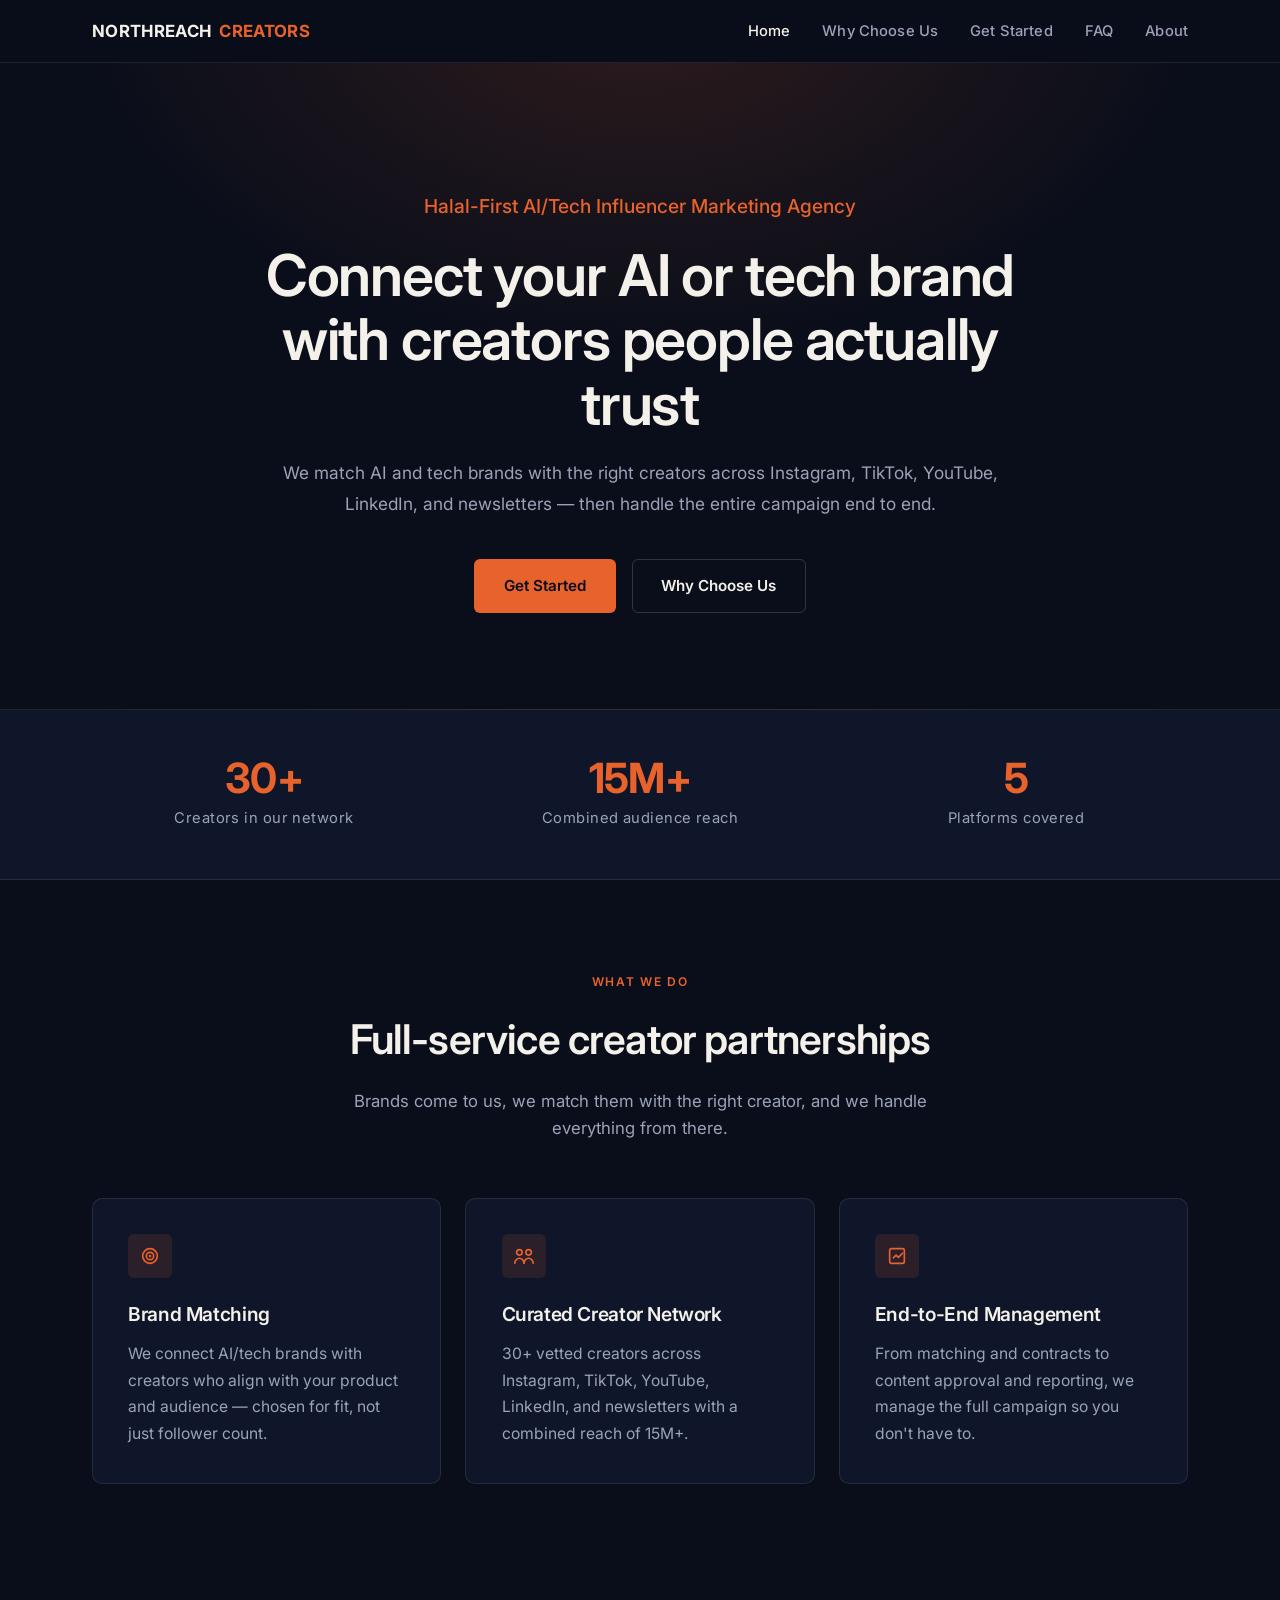
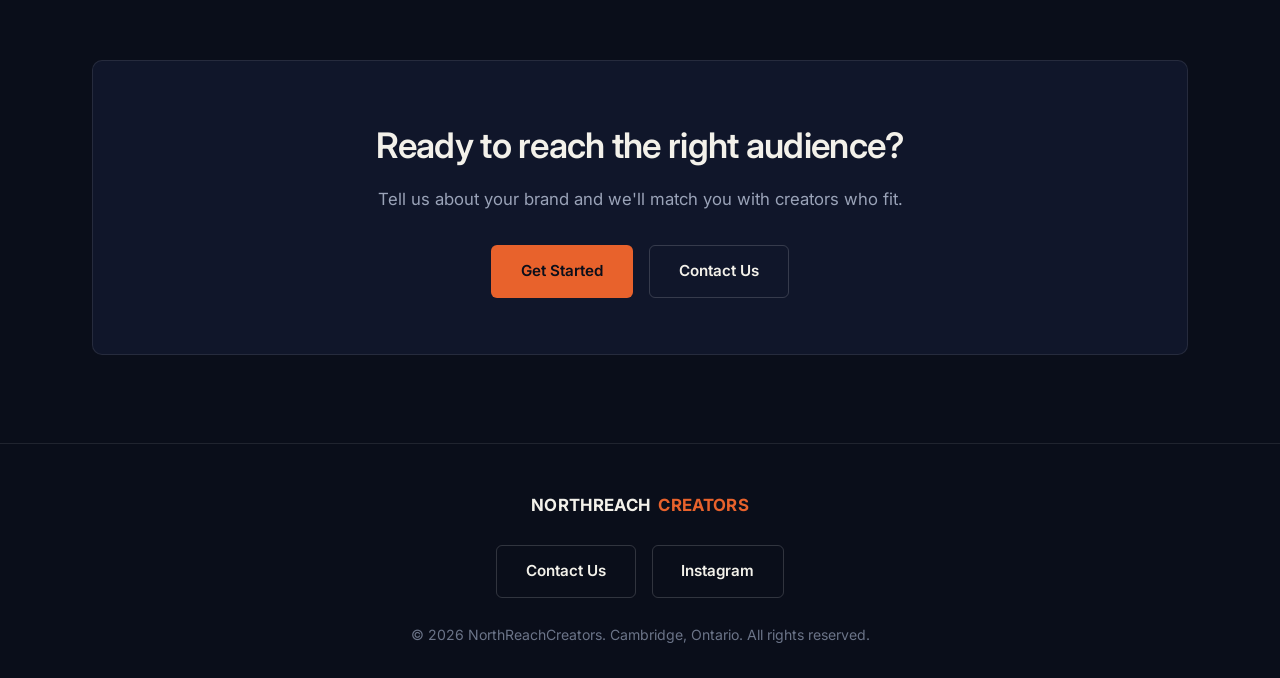
<file: index.html>
<!DOCTYPE html>
<html lang="en">
<head>
    <meta charset="UTF-8">
    <meta name="viewport" content="width=device-width, initial-scale=1.0">
    <title>NorthReachCreators — Halal-First AI/Tech Influencer Marketing</title>
    <meta name="description" content="NorthReachCreators connects AI and tech brands with top creators across Instagram, TikTok, YouTube, LinkedIn, and newsletters. Halal-first, flat-fee, end-to-end campaign management.">
    <meta property="og:title" content="NorthReachCreators — Halal-First AI/Tech Influencer Marketing">
    <meta property="og:description" content="We connect AI/tech brands with top creators across Instagram, TikTok, YouTube, LinkedIn, and newsletters. 30+ creators, 15M+ combined reach.">
    <meta property="og:type" content="website">
    <meta name="theme-color" content="#0A0E1A">
    <link rel="icon" type="image/svg+xml" href="favicon.svg">
    <link rel="preconnect" href="https://fonts.googleapis.com">
    <link rel="preconnect" href="https://fonts.gstatic.com" crossorigin>
    <link href="https://fonts.googleapis.com/css2?family=Inter:wght@400;500;600;700&display=swap" rel="stylesheet">
    <link rel="stylesheet" href="styles.css">
</head>
<body>
    <header class="site-nav">
        <div class="nav-inner">
            <a href="index.html" class="logo">NORTHREACH<span class="dot">CREATORS</span></a>
            <nav class="nav-links">
                <ul>
                    <li><a href="index.html" class="active">Home</a></li>
                    <li><a href="why-choose-us.html">Why Choose Us</a></li>
                    <li><a href="get-started.html">Get Started</a></li>
                    <li><a href="faq.html">FAQ</a></li>
                    <li><a href="about.html">About</a></li>
                </ul>
            </nav>
        </div>
    </header>

    <div class="hero">
        <div class="hero-inner">
            <p class="tagline">Halal-First AI/Tech Influencer Marketing Agency</p>
            <h1>Connect your AI or tech brand with creators people actually trust</h1>
            <p class="description">
                We match AI and tech brands with the right creators across Instagram, TikTok, YouTube, LinkedIn, and newsletters — then handle the entire campaign end to end.
            </p>
            <div class="btn-row">
                <a href="get-started.html" class="btn btn-primary">Get Started</a>
                <a href="why-choose-us.html" class="btn btn-secondary">Why Choose Us</a>
            </div>
        </div>
    </div>

    <div class="stats-strip">
        <div class="stats-grid">
            <div>
                <div class="stat-number">30+</div>
                <div class="stat-label">Creators in our network</div>
            </div>
            <div>
                <div class="stat-number">15M+</div>
                <div class="stat-label">Combined audience reach</div>
            </div>
            <div>
                <div class="stat-number">5</div>
                <div class="stat-label">Platforms covered</div>
            </div>
        </div>
    </div>

    <section>
        <div class="container">
            <div class="section-head">
                <p class="eyebrow">What We Do</p>
                <h2 class="section-title">Full-service creator partnerships</h2>
                <p class="section-desc">Brands come to us, we match them with the right creator, and we handle everything from there.</p>
            </div>
            <div class="card-grid">
                <div class="card">
                    <div class="card-icon">
                        <svg viewBox="0 0 24 24" fill="none" stroke="currentColor" stroke-width="1.8" stroke-linecap="round" stroke-linejoin="round">
                            <circle cx="12" cy="12" r="8"></circle>
                            <circle cx="12" cy="12" r="4"></circle>
                            <circle cx="12" cy="12" r="0.6" fill="currentColor"></circle>
                        </svg>
                    </div>
                    <h3>Brand Matching</h3>
                    <p>We connect AI/tech brands with creators who align with your product and audience — chosen for fit, not just follower count.</p>
                </div>
                <div class="card">
                    <div class="card-icon">
                        <svg viewBox="0 0 24 24" fill="none" stroke="currentColor" stroke-width="1.8" stroke-linecap="round" stroke-linejoin="round">
                            <circle cx="7" cy="8" r="3"></circle>
                            <circle cx="17" cy="8" r="3"></circle>
                            <path d="M2 20c0-3.3 2.7-5.5 5-5.5s5 2.2 5 5.5"></path>
                            <path d="M12 20c0-3.3 2.7-5.5 5-5.5s5 2.2 5 5.5"></path>
                        </svg>
                    </div>
                    <h3>Curated Creator Network</h3>
                    <p>30+ vetted creators across Instagram, TikTok, YouTube, LinkedIn, and newsletters with a combined reach of 15M+.</p>
                </div>
                <div class="card">
                    <div class="card-icon">
                        <svg viewBox="0 0 24 24" fill="none" stroke="currentColor" stroke-width="1.8" stroke-linecap="round" stroke-linejoin="round">
                            <rect x="4" y="4" width="16" height="16" rx="2"></rect>
                            <path d="M8 14l3-3 2.5 2.5L18 9"></path>
                        </svg>
                    </div>
                    <h3>End-to-End Management</h3>
                    <p>From matching and contracts to content approval and reporting, we manage the full campaign so you don't have to.</p>
                </div>
            </div>
        </div>
    </section>

    <section>
        <div class="container">
            <div class="cta-band">
                <h2>Ready to reach the right audience?</h2>
                <p>Tell us about your brand and we'll match you with creators who fit.</p>
                <div class="btn-row">
                    <a href="get-started.html" class="btn btn-primary">Get Started</a>
                    <a href="mailto:mohammad@northreachcreators.com" class="btn btn-secondary">Contact Us</a>
                </div>
            </div>
        </div>
    </section>

    <footer class="site-footer">
        <div class="footer-inner">
            <a href="index.html" class="logo">NORTHREACH<span class="dot">CREATORS</span></a>
            <div class="btn-row">
                <a href="mailto:mohammad@northreachcreators.com" class="btn btn-secondary">Contact Us</a>
                <a href="https://www.instagram.com/northreachcreators" target="_blank" rel="noopener" class="btn btn-secondary">Instagram</a>
            </div>
            <p class="footer-bottom">&copy; 2026 NorthReachCreators. Cambridge, Ontario. All rights reserved.</p>
        </div>
    </footer>
</body>
</html>
</file>
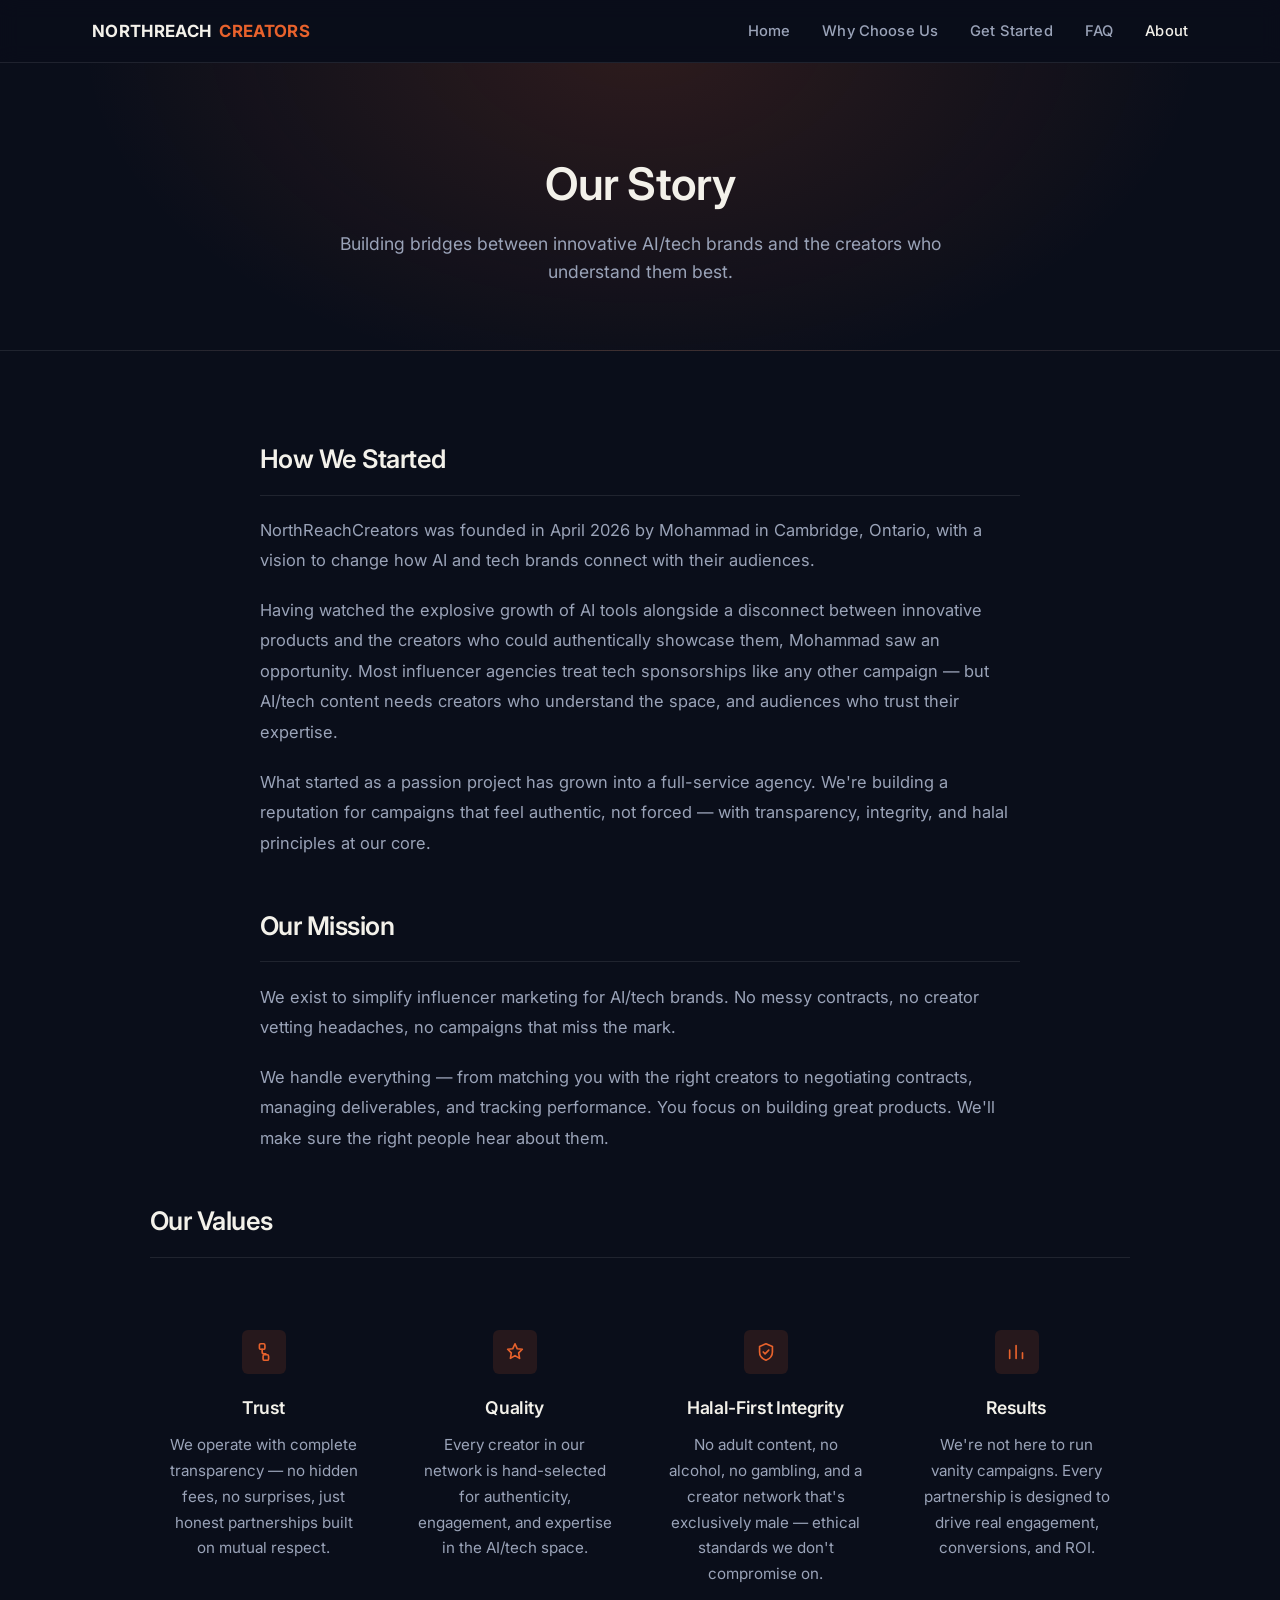
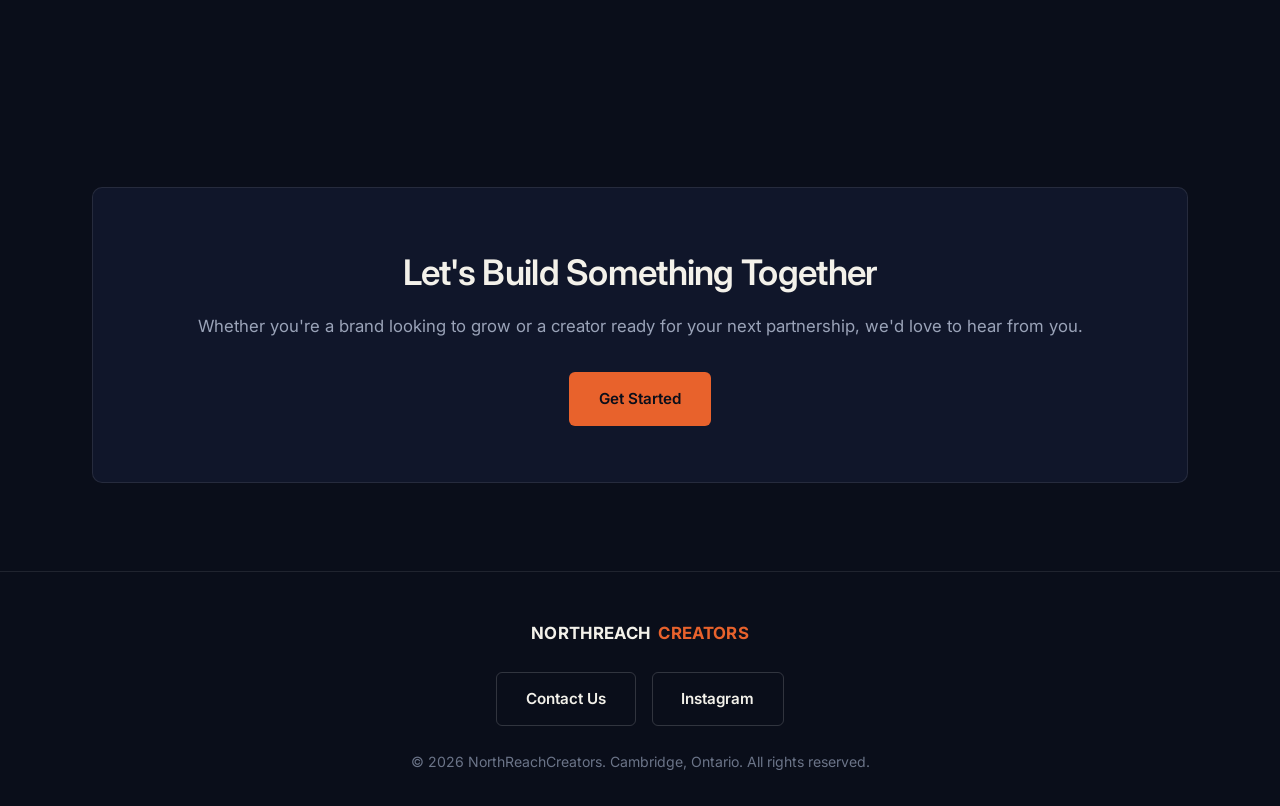
<file: about.html>
<!DOCTYPE html>
<html lang="en">
<head>
    <meta charset="UTF-8">
    <meta name="viewport" content="width=device-width, initial-scale=1.0">
    <title>About — NorthReachCreators</title>
    <meta name="description" content="NorthReachCreators was founded in April 2026 by Mohammad in Cambridge, Ontario, to build halal-first, results-driven creator partnerships for AI and tech brands.">
    <meta property="og:title" content="About — NorthReachCreators">
    <meta property="og:description" content="Founded in April 2026 in Cambridge, Ontario. Building halal-first creator partnerships for AI and tech brands.">
    <meta property="og:type" content="website">
    <meta name="theme-color" content="#0A0E1A">
    <link rel="icon" type="image/svg+xml" href="favicon.svg">
    <link rel="preconnect" href="https://fonts.googleapis.com">
    <link rel="preconnect" href="https://fonts.gstatic.com" crossorigin>
    <link href="https://fonts.googleapis.com/css2?family=Inter:wght@400;500;600;700&display=swap" rel="stylesheet">
    <link rel="stylesheet" href="styles.css">
</head>
<body>
    <header class="site-nav">
        <div class="nav-inner">
            <a href="index.html" class="logo">NORTHREACH<span class="dot">CREATORS</span></a>
            <nav class="nav-links">
                <ul>
                    <li><a href="index.html">Home</a></li>
                    <li><a href="why-choose-us.html">Why Choose Us</a></li>
                    <li><a href="get-started.html">Get Started</a></li>
                    <li><a href="faq.html">FAQ</a></li>
                    <li><a href="about.html" class="active">About</a></li>
                </ul>
            </nav>
        </div>
    </header>

    <div class="hero hero-sm">
        <h1>Our Story</h1>
        <p>Building bridges between innovative AI/tech brands and the creators who understand them best.</p>
    </div>

    <section>
        <div class="container">
            <div class="content-block">
                <h2>How We Started</h2>
                <p>NorthReachCreators was founded in April 2026 by Mohammad in Cambridge, Ontario, with a vision to change how AI and tech brands connect with their audiences.</p>
                <p>Having watched the explosive growth of AI tools alongside a disconnect between innovative products and the creators who could authentically showcase them, Mohammad saw an opportunity. Most influencer agencies treat tech sponsorships like any other campaign — but AI/tech content needs creators who understand the space, and audiences who trust their expertise.</p>
                <p>What started as a passion project has grown into a full-service agency. We're building a reputation for campaigns that feel authentic, not forced — with transparency, integrity, and halal principles at our core.</p>
            </div>

            <div class="content-block">
                <h2>Our Mission</h2>
                <p>We exist to simplify influencer marketing for AI/tech brands. No messy contracts, no creator vetting headaches, no campaigns that miss the mark.</p>
                <p>We handle everything — from matching you with the right creators to negotiating contracts, managing deliverables, and tracking performance. You focus on building great products. We'll make sure the right people hear about them.</p>
            </div>

            <div class="content-block" style="max-width: 980px; margin-bottom: 0;">
                <h2>Our Values</h2>
                <div class="values-grid">
                    <div class="value-box">
                        <div class="card-icon">
                            <svg viewBox="0 0 24 24" fill="none" stroke="currentColor" stroke-width="1.8" stroke-linecap="round" stroke-linejoin="round">
                                <rect x="7" y="3" width="6" height="6" rx="1.5"></rect>
                                <rect x="11" y="15" width="6" height="6" rx="1.5"></rect>
                                <path d="M10 9v3a2 2 0 0 0 2 2h2"></path>
                            </svg>
                        </div>
                        <h3>Trust</h3>
                        <p>We operate with complete transparency — no hidden fees, no surprises, just honest partnerships built on mutual respect.</p>
                    </div>
                    <div class="value-box">
                        <div class="card-icon">
                            <svg viewBox="0 0 24 24" fill="none" stroke="currentColor" stroke-width="1.8" stroke-linecap="round" stroke-linejoin="round">
                                <path d="M12 3l2.5 5.5L20 9l-4 4 1 6-5-3-5 3 1-6-4-4 5.5-.5L12 3Z"></path>
                            </svg>
                        </div>
                        <h3>Quality</h3>
                        <p>Every creator in our network is hand-selected for authenticity, engagement, and expertise in the AI/tech space.</p>
                    </div>
                    <div class="value-box">
                        <div class="card-icon">
                            <svg viewBox="0 0 24 24" fill="none" stroke="currentColor" stroke-width="1.8" stroke-linecap="round" stroke-linejoin="round">
                                <path d="M12 3l7 3v6c0 4.5-3 7.5-7 9-4-1.5-7-4.5-7-9V6l7-3Z"></path>
                                <path d="M9 12l2 2 4-4"></path>
                            </svg>
                        </div>
                        <h3>Halal-First Integrity</h3>
                        <p>No adult content, no alcohol, no gambling, and a creator network that's exclusively male — ethical standards we don't compromise on.</p>
                    </div>
                    <div class="value-box">
                        <div class="card-icon">
                            <svg viewBox="0 0 24 24" fill="none" stroke="currentColor" stroke-width="1.8" stroke-linecap="round" stroke-linejoin="round">
                                <path d="M4 19V10M11 19V5M18 19v-6"></path>
                            </svg>
                        </div>
                        <h3>Results</h3>
                        <p>We're not here to run vanity campaigns. Every partnership is designed to drive real engagement, conversions, and ROI.</p>
                    </div>
                </div>
            </div>
        </div>
    </section>

    <section>
        <div class="container">
            <div class="cta-band">
                <h2>Let's Build Something Together</h2>
                <p>Whether you're a brand looking to grow or a creator ready for your next partnership, we'd love to hear from you.</p>
                <div class="btn-row">
                    <a href="get-started.html" class="btn btn-primary">Get Started</a>
                </div>
            </div>
        </div>
    </section>

    <footer class="site-footer">
        <div class="footer-inner">
            <a href="index.html" class="logo">NORTHREACH<span class="dot">CREATORS</span></a>
            <div class="btn-row">
                <a href="mailto:mohammad@northreachcreators.com" class="btn btn-secondary">Contact Us</a>
                <a href="https://www.instagram.com/northreachcreators" target="_blank" rel="noopener" class="btn btn-secondary">Instagram</a>
            </div>
            <p class="footer-bottom">&copy; 2026 NorthReachCreators. Cambridge, Ontario. All rights reserved.</p>
        </div>
    </footer>
</body>
</html>
</file>
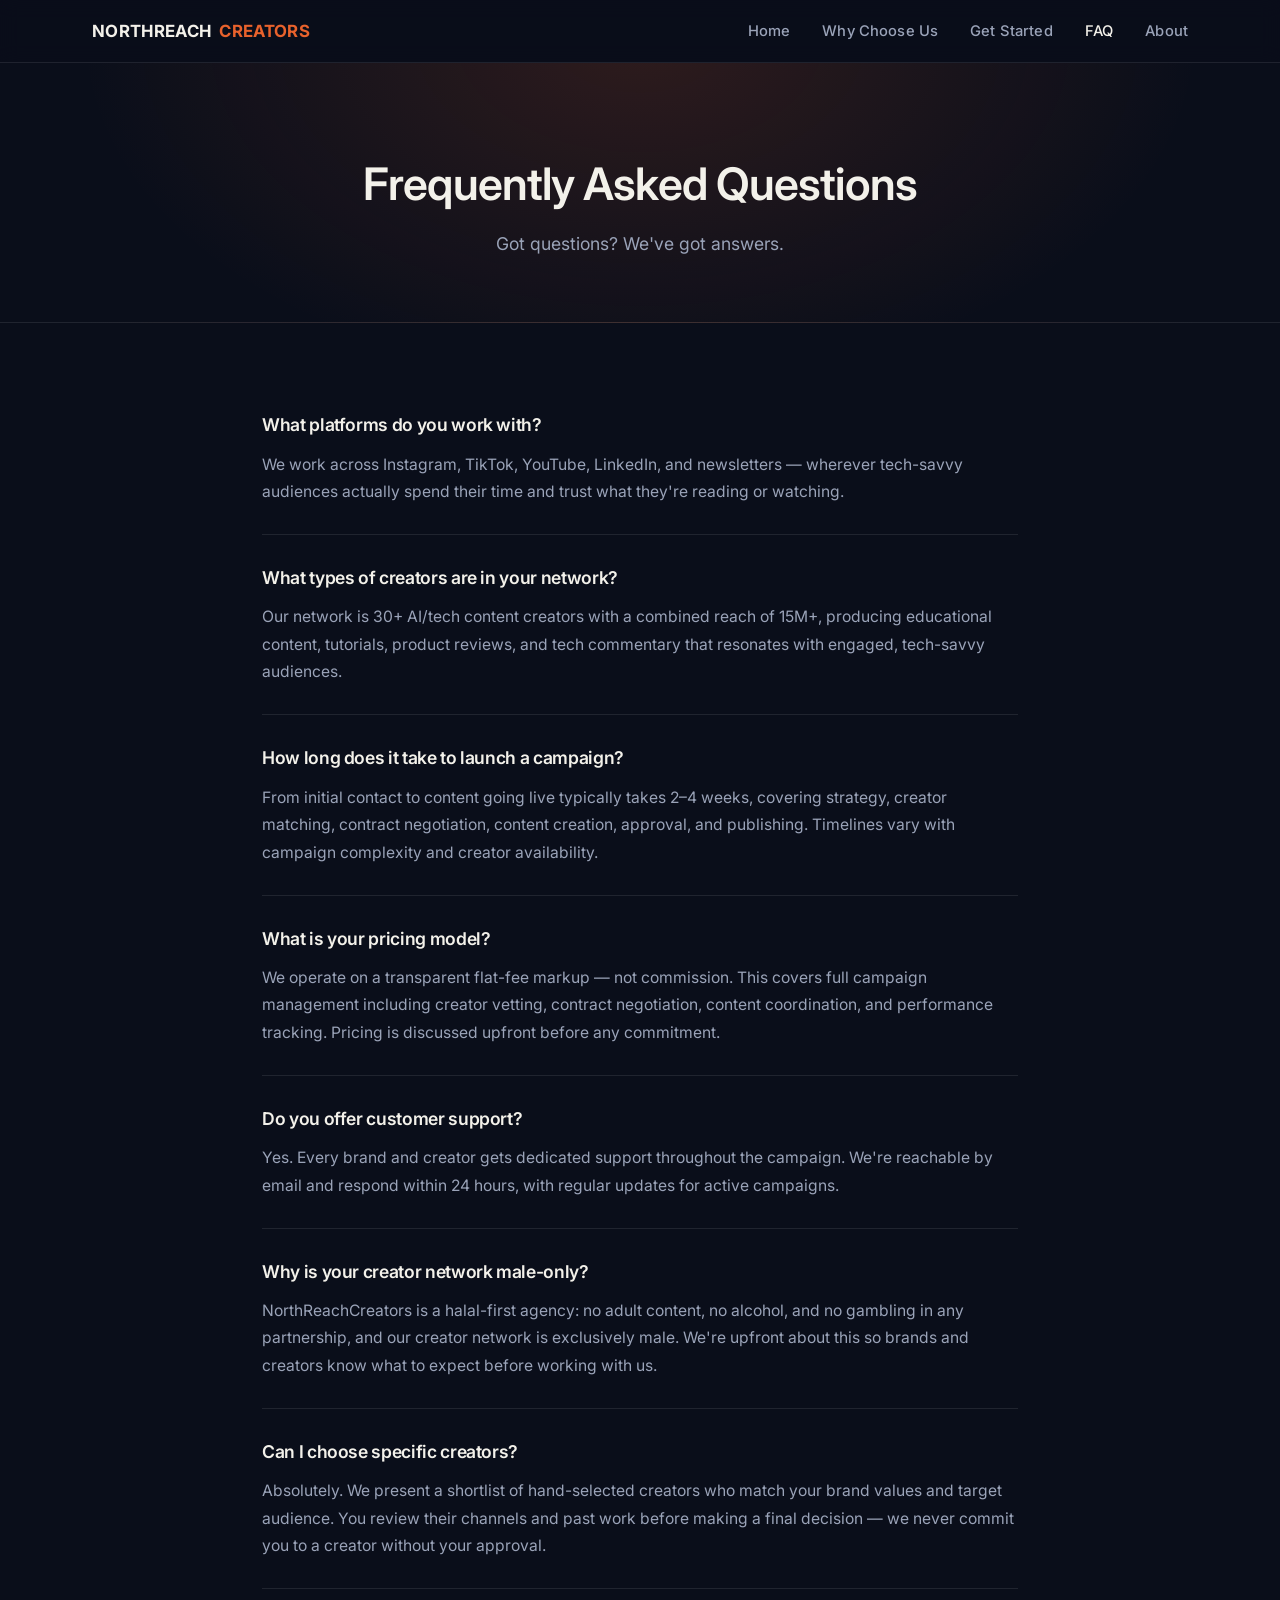
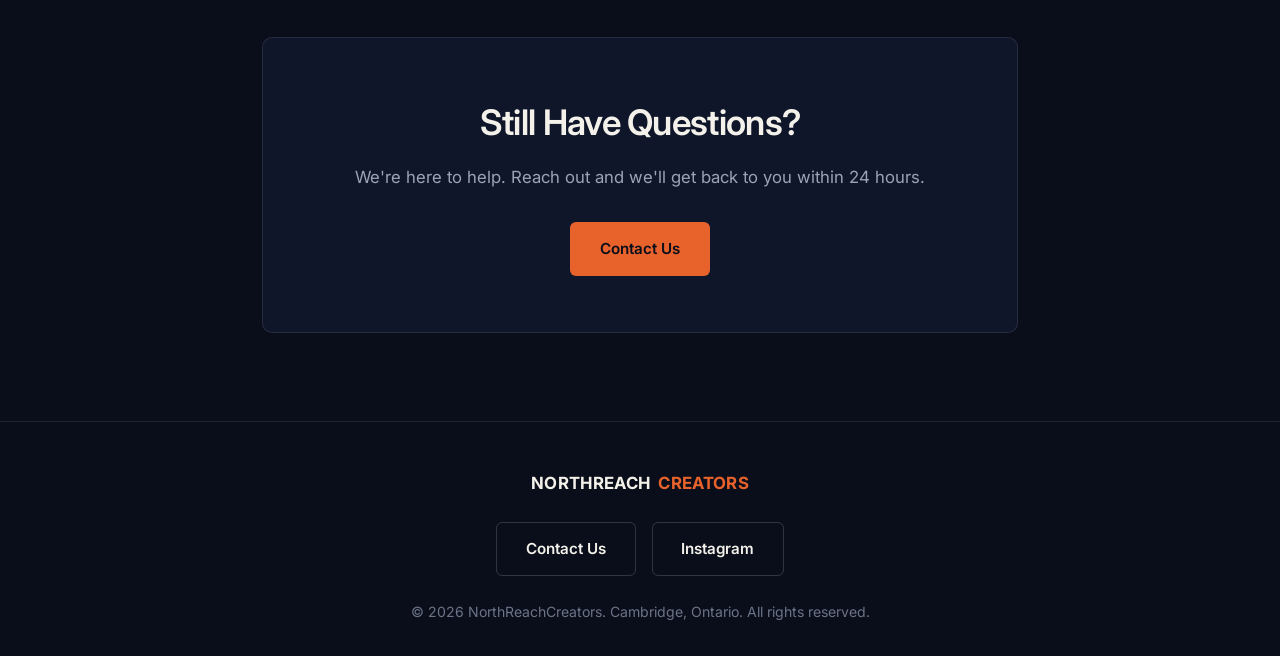
<file: faq.html>
<!DOCTYPE html>
<html lang="en">
<head>
    <meta charset="UTF-8">
    <meta name="viewport" content="width=device-width, initial-scale=1.0">
    <title>FAQ — NorthReachCreators</title>
    <meta name="description" content="Answers to common questions about NorthReachCreators: platforms, pricing, our creator network, timelines, and our halal-first approach.">
    <meta property="og:title" content="FAQ — NorthReachCreators">
    <meta property="og:description" content="Answers to common questions about NorthReachCreators: platforms, pricing, our creator network, and our halal-first approach.">
    <meta property="og:type" content="website">
    <meta name="theme-color" content="#0A0E1A">
    <link rel="icon" type="image/svg+xml" href="favicon.svg">
    <link rel="preconnect" href="https://fonts.googleapis.com">
    <link rel="preconnect" href="https://fonts.gstatic.com" crossorigin>
    <link href="https://fonts.googleapis.com/css2?family=Inter:wght@400;500;600;700&display=swap" rel="stylesheet">
    <link rel="stylesheet" href="styles.css">
</head>
<body>
    <header class="site-nav">
        <div class="nav-inner">
            <a href="index.html" class="logo">NORTHREACH<span class="dot">CREATORS</span></a>
            <nav class="nav-links">
                <ul>
                    <li><a href="index.html">Home</a></li>
                    <li><a href="why-choose-us.html">Why Choose Us</a></li>
                    <li><a href="get-started.html">Get Started</a></li>
                    <li><a href="faq.html" class="active">FAQ</a></li>
                    <li><a href="about.html">About</a></li>
                </ul>
            </nav>
        </div>
    </header>

    <div class="hero hero-sm">
        <h1>Frequently Asked Questions</h1>
        <p>Got questions? We've got answers.</p>
    </div>

    <section>
        <div class="container" style="max-width: 820px;">
            <div class="faq-item">
                <h3>What platforms do you work with?</h3>
                <p>We work across Instagram, TikTok, YouTube, LinkedIn, and newsletters — wherever tech-savvy audiences actually spend their time and trust what they're reading or watching.</p>
            </div>

            <div class="faq-item">
                <h3>What types of creators are in your network?</h3>
                <p>Our network is 30+ AI/tech content creators with a combined reach of 15M+, producing educational content, tutorials, product reviews, and tech commentary that resonates with engaged, tech-savvy audiences.</p>
            </div>

            <div class="faq-item">
                <h3>How long does it take to launch a campaign?</h3>
                <p>From initial contact to content going live typically takes 2–4 weeks, covering strategy, creator matching, contract negotiation, content creation, approval, and publishing. Timelines vary with campaign complexity and creator availability.</p>
            </div>

            <div class="faq-item">
                <h3>What is your pricing model?</h3>
                <p>We operate on a transparent flat-fee markup — not commission. This covers full campaign management including creator vetting, contract negotiation, content coordination, and performance tracking. Pricing is discussed upfront before any commitment.</p>
            </div>

            <div class="faq-item">
                <h3>Do you offer customer support?</h3>
                <p>Yes. Every brand and creator gets dedicated support throughout the campaign. We're reachable by email and respond within 24 hours, with regular updates for active campaigns.</p>
            </div>

            <div class="faq-item">
                <h3>Why is your creator network male-only?</h3>
                <p>NorthReachCreators is a halal-first agency: no adult content, no alcohol, and no gambling in any partnership, and our creator network is exclusively male. We're upfront about this so brands and creators know what to expect before working with us.</p>
            </div>

            <div class="faq-item">
                <h3>Can I choose specific creators?</h3>
                <p>Absolutely. We present a shortlist of hand-selected creators who match your brand values and target audience. You review their channels and past work before making a final decision — we never commit you to a creator without your approval.</p>
            </div>

            <div class="cta-band" style="margin-top: 3rem;">
                <h2>Still Have Questions?</h2>
                <p>We're here to help. Reach out and we'll get back to you within 24 hours.</p>
                <div class="btn-row">
                    <a href="mailto:mohammad@northreachcreators.com" class="btn btn-primary">Contact Us</a>
                </div>
            </div>
        </div>
    </section>

    <footer class="site-footer">
        <div class="footer-inner">
            <a href="index.html" class="logo">NORTHREACH<span class="dot">CREATORS</span></a>
            <div class="btn-row">
                <a href="mailto:mohammad@northreachcreators.com" class="btn btn-secondary">Contact Us</a>
                <a href="https://www.instagram.com/northreachcreators" target="_blank" rel="noopener" class="btn btn-secondary">Instagram</a>
            </div>
            <p class="footer-bottom">&copy; 2026 NorthReachCreators. Cambridge, Ontario. All rights reserved.</p>
        </div>
    </footer>
</body>
</html>
</file>
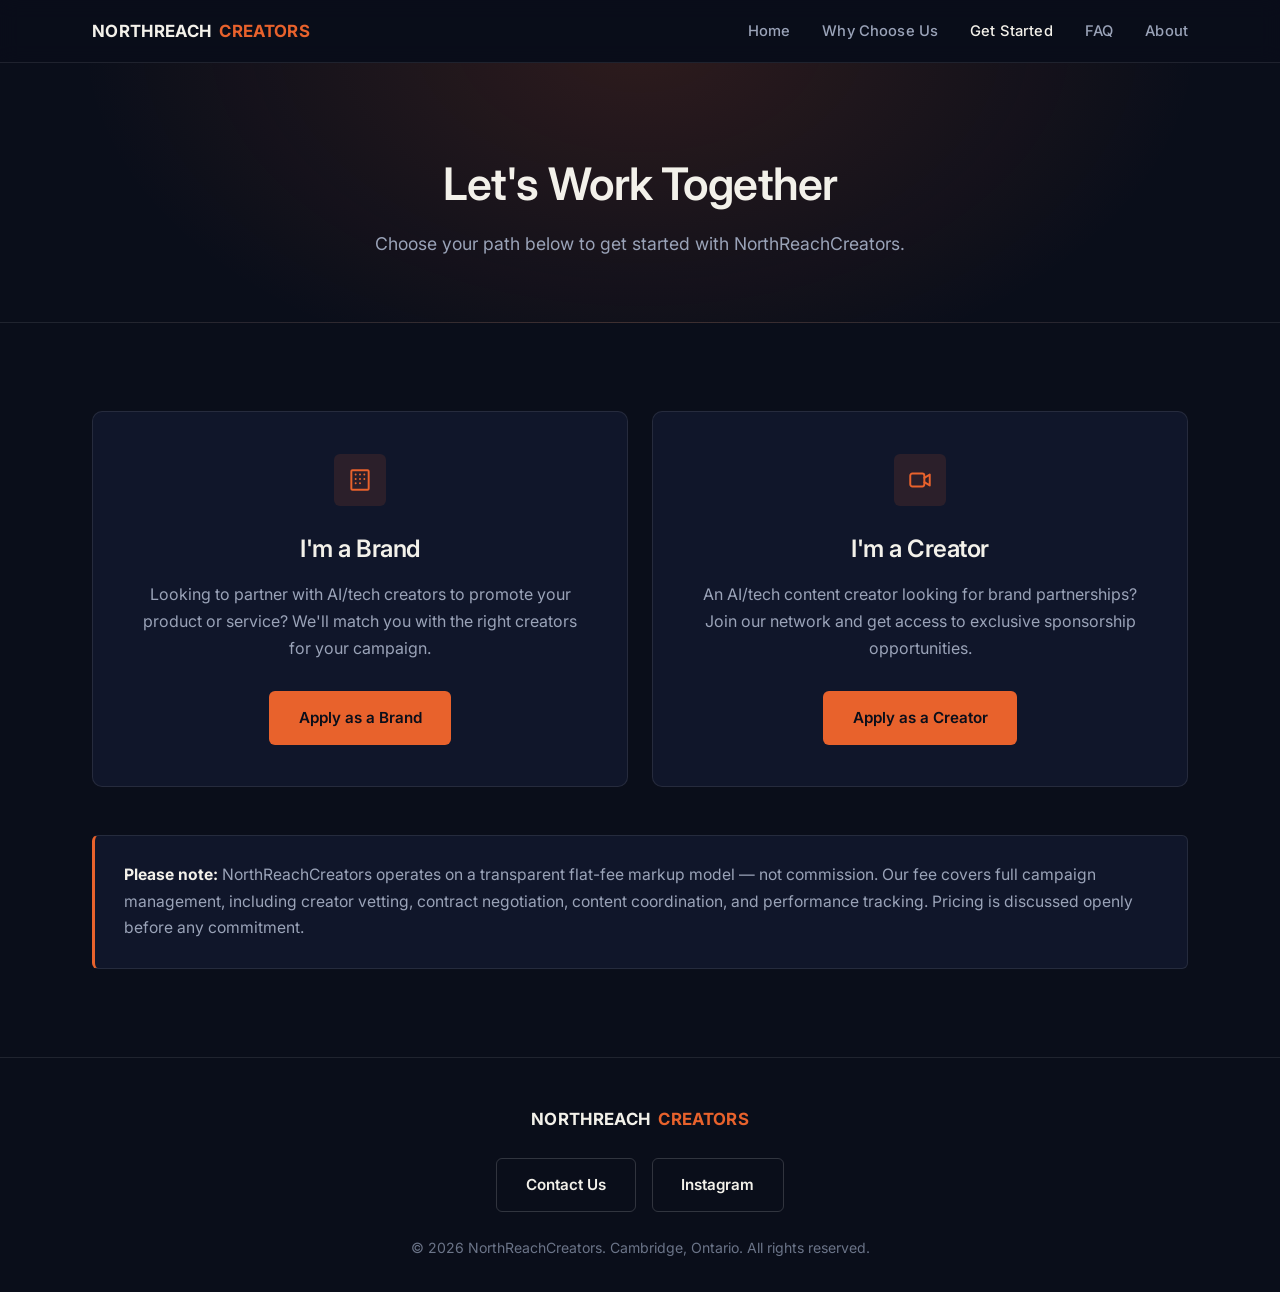
<file: get-started.html>
<!DOCTYPE html>
<html lang="en">
<head>
    <meta charset="UTF-8">
    <meta name="viewport" content="width=device-width, initial-scale=1.0">
    <title>Get Started — NorthReachCreators</title>
    <meta name="description" content="Apply as a brand or a creator and start working with NorthReachCreators, the halal-first AI/tech influencer marketing agency.">
    <meta property="og:title" content="Get Started — NorthReachCreators">
    <meta property="og:description" content="Apply as a brand or a creator and start working with NorthReachCreators.">
    <meta property="og:type" content="website">
    <meta name="theme-color" content="#0A0E1A">
    <link rel="icon" type="image/svg+xml" href="favicon.svg">
    <link rel="preconnect" href="https://fonts.googleapis.com">
    <link rel="preconnect" href="https://fonts.gstatic.com" crossorigin>
    <link href="https://fonts.googleapis.com/css2?family=Inter:wght@400;500;600;700&display=swap" rel="stylesheet">
    <link rel="stylesheet" href="styles.css">
</head>
<body>
    <header class="site-nav">
        <div class="nav-inner">
            <a href="index.html" class="logo">NORTHREACH<span class="dot">CREATORS</span></a>
            <nav class="nav-links">
                <ul>
                    <li><a href="index.html">Home</a></li>
                    <li><a href="why-choose-us.html">Why Choose Us</a></li>
                    <li><a href="get-started.html" class="active">Get Started</a></li>
                    <li><a href="faq.html">FAQ</a></li>
                    <li><a href="about.html">About</a></li>
                </ul>
            </nav>
        </div>
    </header>

    <div class="hero hero-sm">
        <h1>Let's Work Together</h1>
        <p>Choose your path below to get started with NorthReachCreators.</p>
    </div>

    <section>
        <div class="container">
            <div class="form-selector">
                <div class="form-card">
                    <div class="card-icon">
                        <svg viewBox="0 0 24 24" fill="none" stroke="currentColor" stroke-width="1.8" stroke-linecap="round" stroke-linejoin="round">
                            <rect x="4" y="3" width="16" height="18" rx="1"></rect>
                            <path d="M8 7h.01M12 7h.01M16 7h.01M8 11h.01M12 11h.01M16 11h.01M8 15h.01M12 15h.01"></path>
                        </svg>
                    </div>
                    <h2>I'm a Brand</h2>
                    <p>Looking to partner with AI/tech creators to promote your product or service? We'll match you with the right creators for your campaign.</p>
                    <a href="https://docs.google.com/forms/d/e/1FAIpQLSfmg9E2Tus5-y-6K2YL2I5s--1IBrgzjz6wK7Ex-ZU6ytdhgQ/viewform" target="_blank" rel="noopener" class="btn btn-primary">Apply as a Brand</a>
                </div>
                <div class="form-card">
                    <div class="card-icon">
                        <svg viewBox="0 0 24 24" fill="none" stroke="currentColor" stroke-width="1.8" stroke-linecap="round" stroke-linejoin="round">
                            <rect x="3" y="6" width="13" height="12" rx="2"></rect>
                            <path d="M16 10l5-3v10l-5-3"></path>
                        </svg>
                    </div>
                    <h2>I'm a Creator</h2>
                    <p>An AI/tech content creator looking for brand partnerships? Join our network and get access to exclusive sponsorship opportunities.</p>
                    <a href="https://docs.google.com/forms/d/e/1FAIpQLSfTEDi2lYVQymrgjZZuMsI6TCQvDIe20VC87bU7pp0ccFn4hg/viewform" target="_blank" rel="noopener" class="btn btn-primary">Apply as a Creator</a>
                </div>
            </div>

            <div class="notice">
                <p><strong>Please note:</strong> NorthReachCreators operates on a transparent flat-fee markup model — not commission. Our fee covers full campaign management, including creator vetting, contract negotiation, content coordination, and performance tracking. Pricing is discussed openly before any commitment.</p>
            </div>
        </div>
    </section>

    <footer class="site-footer">
        <div class="footer-inner">
            <a href="index.html" class="logo">NORTHREACH<span class="dot">CREATORS</span></a>
            <div class="btn-row">
                <a href="mailto:mohammad@northreachcreators.com" class="btn btn-secondary">Contact Us</a>
                <a href="https://www.instagram.com/northreachcreators" target="_blank" rel="noopener" class="btn btn-secondary">Instagram</a>
            </div>
            <p class="footer-bottom">&copy; 2026 NorthReachCreators. Cambridge, Ontario. All rights reserved.</p>
        </div>
    </footer>
</body>
</html>
</file>
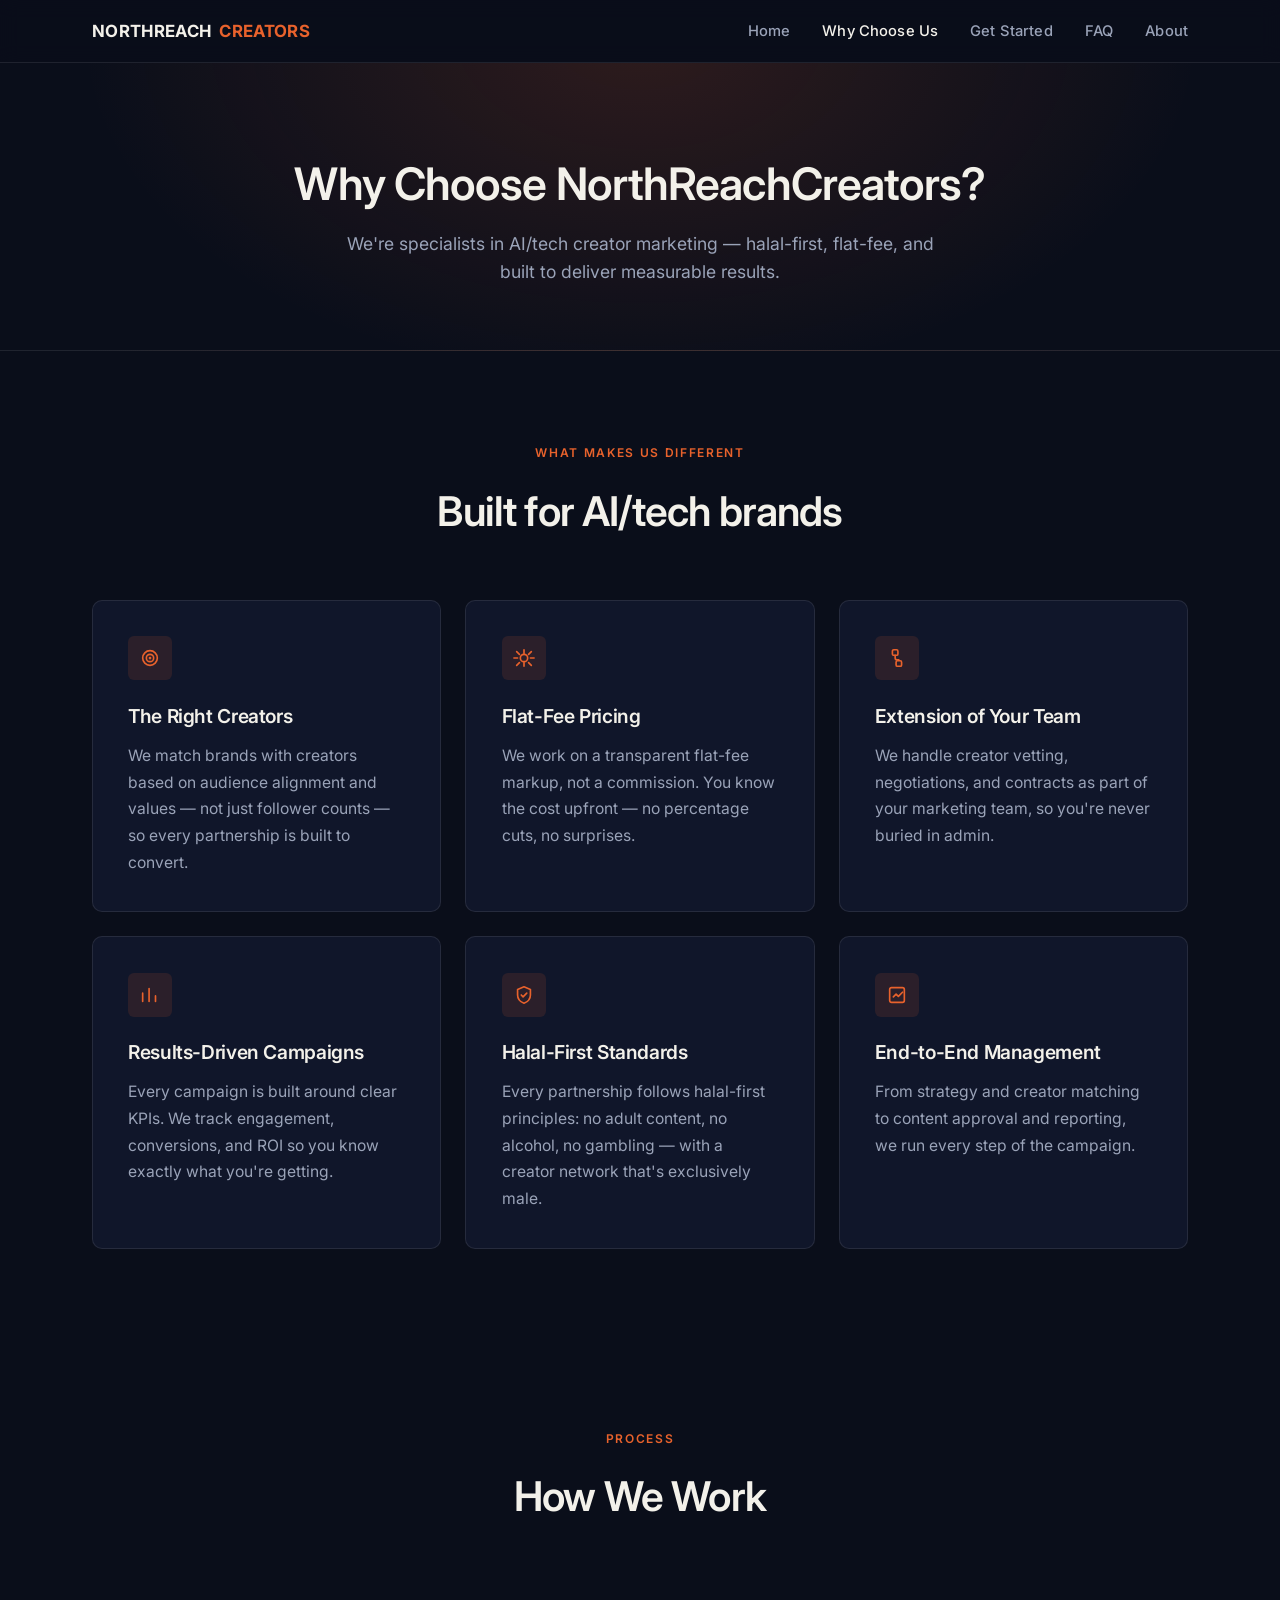
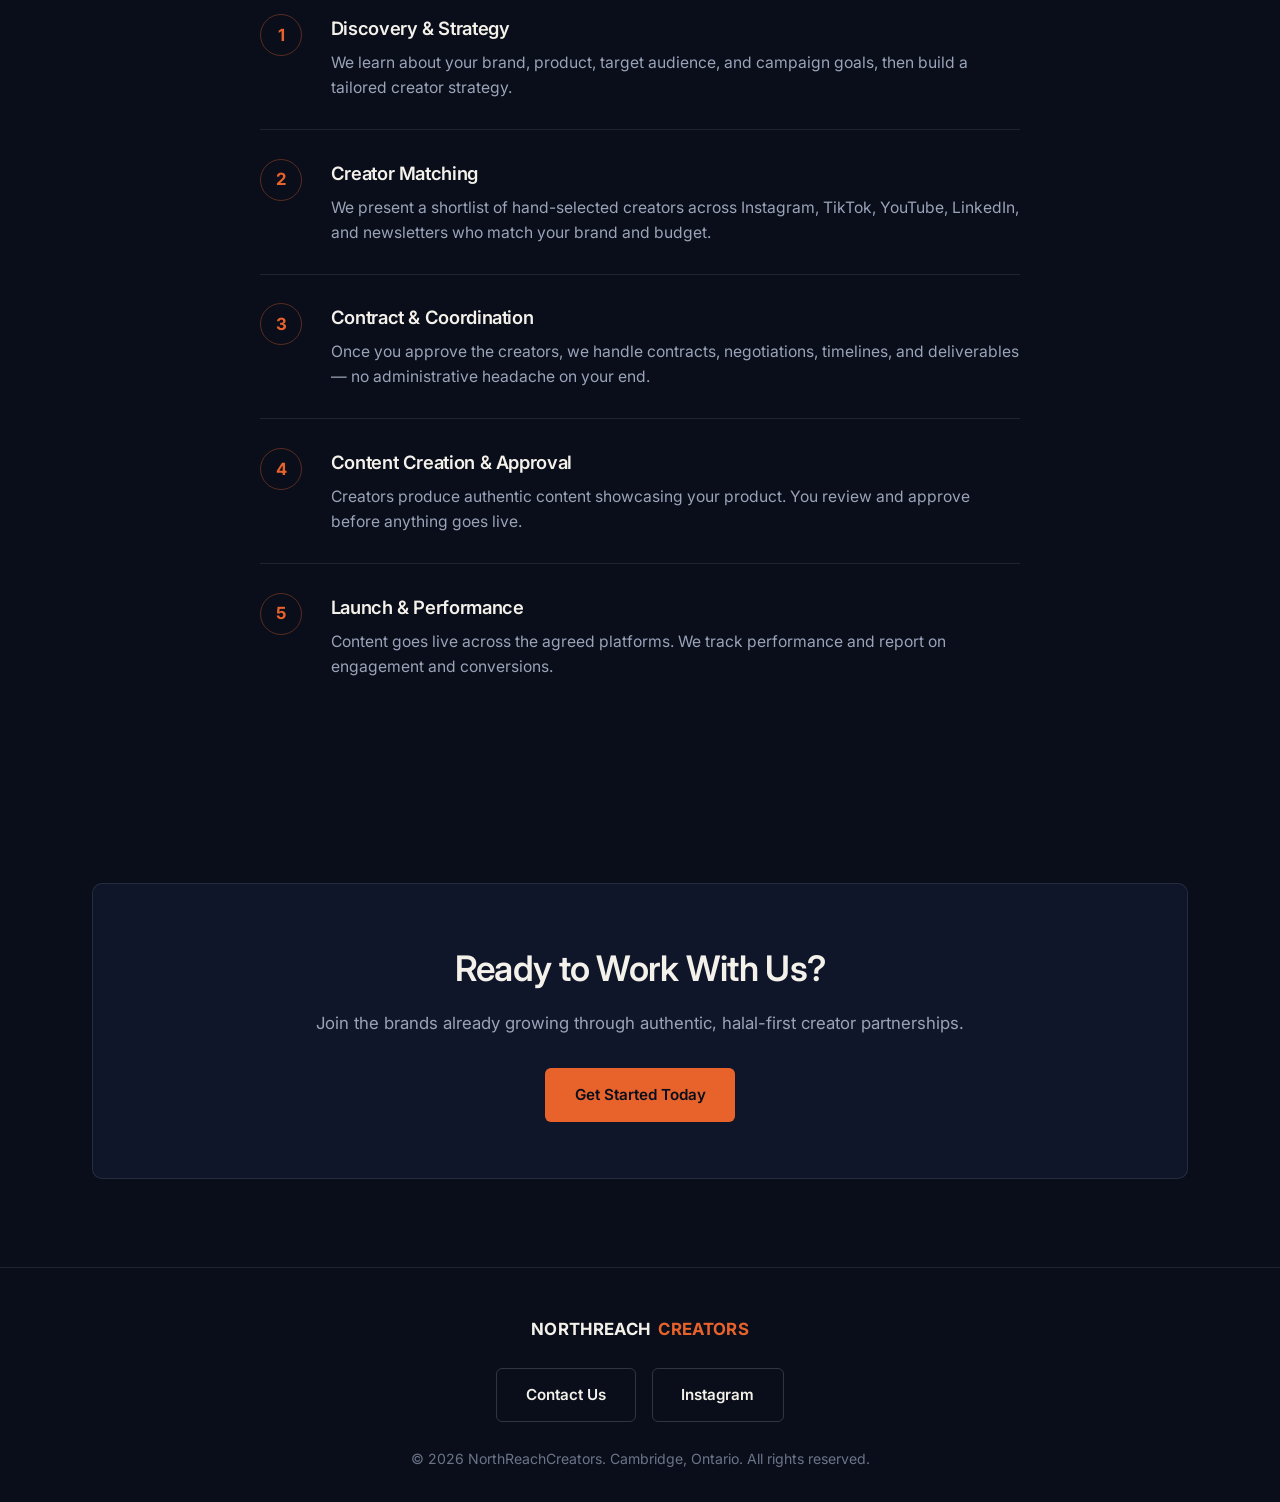
<file: why-choose-us.html>
<!DOCTYPE html>
<html lang="en">
<head>
    <meta charset="UTF-8">
    <meta name="viewport" content="width=device-width, initial-scale=1.0">
    <title>Why Choose Us — NorthReachCreators</title>
    <meta name="description" content="Halal-first, flat-fee, results-driven creator partnerships for AI and tech brands. See how NorthReachCreators works and what makes us different.">
    <meta property="og:title" content="Why Choose Us — NorthReachCreators">
    <meta property="og:description" content="Halal-first, flat-fee, results-driven creator partnerships for AI and tech brands.">
    <meta property="og:type" content="website">
    <meta name="theme-color" content="#0A0E1A">
    <link rel="icon" type="image/svg+xml" href="favicon.svg">
    <link rel="preconnect" href="https://fonts.googleapis.com">
    <link rel="preconnect" href="https://fonts.gstatic.com" crossorigin>
    <link href="https://fonts.googleapis.com/css2?family=Inter:wght@400;500;600;700&display=swap" rel="stylesheet">
    <link rel="stylesheet" href="styles.css">
</head>
<body>
    <header class="site-nav">
        <div class="nav-inner">
            <a href="index.html" class="logo">NORTHREACH<span class="dot">CREATORS</span></a>
            <nav class="nav-links">
                <ul>
                    <li><a href="index.html">Home</a></li>
                    <li><a href="why-choose-us.html" class="active">Why Choose Us</a></li>
                    <li><a href="get-started.html">Get Started</a></li>
                    <li><a href="faq.html">FAQ</a></li>
                    <li><a href="about.html">About</a></li>
                </ul>
            </nav>
        </div>
    </header>

    <div class="hero hero-sm">
        <h1>Why Choose NorthReachCreators?</h1>
        <p>We're specialists in AI/tech creator marketing — halal-first, flat-fee, and built to deliver measurable results.</p>
    </div>

    <section>
        <div class="container">
            <div class="section-head">
                <p class="eyebrow">What Makes Us Different</p>
                <h2 class="section-title">Built for AI/tech brands</h2>
            </div>
            <div class="card-grid">
                <div class="card">
                    <div class="card-icon">
                        <svg viewBox="0 0 24 24" fill="none" stroke="currentColor" stroke-width="1.8" stroke-linecap="round" stroke-linejoin="round">
                            <circle cx="12" cy="12" r="8"></circle>
                            <circle cx="12" cy="12" r="4"></circle>
                            <circle cx="12" cy="12" r="0.6" fill="currentColor"></circle>
                        </svg>
                    </div>
                    <h3>The Right Creators</h3>
                    <p>We match brands with creators based on audience alignment and values — not just follower counts — so every partnership is built to convert.</p>
                </div>
                <div class="card">
                    <div class="card-icon">
                        <svg viewBox="0 0 24 24" fill="none" stroke="currentColor" stroke-width="1.8" stroke-linecap="round" stroke-linejoin="round">
                            <path d="M12 3v4M12 17v4M5 12H1M23 12h-4"></path>
                            <path d="M7 8l-3-3M20 20l-3-3M17 8l3-3M4 20l3-3"></path>
                            <circle cx="12" cy="12" r="4"></circle>
                        </svg>
                    </div>
                    <h3>Flat-Fee Pricing</h3>
                    <p>We work on a transparent flat-fee markup, not a commission. You know the cost upfront — no percentage cuts, no surprises.</p>
                </div>
                <div class="card">
                    <div class="card-icon">
                        <svg viewBox="0 0 24 24" fill="none" stroke="currentColor" stroke-width="1.8" stroke-linecap="round" stroke-linejoin="round">
                            <rect x="7" y="3" width="6" height="6" rx="1.5"></rect>
                            <rect x="11" y="15" width="6" height="6" rx="1.5"></rect>
                            <path d="M10 9v3a2 2 0 0 0 2 2h2"></path>
                        </svg>
                    </div>
                    <h3>Extension of Your Team</h3>
                    <p>We handle creator vetting, negotiations, and contracts as part of your marketing team, so you're never buried in admin.</p>
                </div>
                <div class="card">
                    <div class="card-icon">
                        <svg viewBox="0 0 24 24" fill="none" stroke="currentColor" stroke-width="1.8" stroke-linecap="round" stroke-linejoin="round">
                            <path d="M4 19V10M11 19V5M18 19v-6"></path>
                        </svg>
                    </div>
                    <h3>Results-Driven Campaigns</h3>
                    <p>Every campaign is built around clear KPIs. We track engagement, conversions, and ROI so you know exactly what you're getting.</p>
                </div>
                <div class="card">
                    <div class="card-icon">
                        <svg viewBox="0 0 24 24" fill="none" stroke="currentColor" stroke-width="1.8" stroke-linecap="round" stroke-linejoin="round">
                            <path d="M12 3l7 3v6c0 4.5-3 7.5-7 9-4-1.5-7-4.5-7-9V6l7-3Z"></path>
                            <path d="M9 12l2 2 4-4"></path>
                        </svg>
                    </div>
                    <h3>Halal-First Standards</h3>
                    <p>Every partnership follows halal-first principles: no adult content, no alcohol, no gambling — with a creator network that's exclusively male.</p>
                </div>
                <div class="card">
                    <div class="card-icon">
                        <svg viewBox="0 0 24 24" fill="none" stroke="currentColor" stroke-width="1.8" stroke-linecap="round" stroke-linejoin="round">
                            <rect x="4" y="4" width="16" height="16" rx="2"></rect>
                            <path d="M8 14l3-3 2.5 2.5L18 9"></path>
                        </svg>
                    </div>
                    <h3>End-to-End Management</h3>
                    <p>From strategy and creator matching to content approval and reporting, we run every step of the campaign.</p>
                </div>
            </div>
        </div>
    </section>

    <section>
        <div class="container">
            <div class="section-head">
                <p class="eyebrow">Process</p>
                <h2 class="section-title">How We Work</h2>
            </div>
            <div class="steps">
                <div class="step">
                    <div class="step-number">1</div>
                    <div class="step-content">
                        <h3>Discovery & Strategy</h3>
                        <p>We learn about your brand, product, target audience, and campaign goals, then build a tailored creator strategy.</p>
                    </div>
                </div>
                <div class="step">
                    <div class="step-number">2</div>
                    <div class="step-content">
                        <h3>Creator Matching</h3>
                        <p>We present a shortlist of hand-selected creators across Instagram, TikTok, YouTube, LinkedIn, and newsletters who match your brand and budget.</p>
                    </div>
                </div>
                <div class="step">
                    <div class="step-number">3</div>
                    <div class="step-content">
                        <h3>Contract & Coordination</h3>
                        <p>Once you approve the creators, we handle contracts, negotiations, timelines, and deliverables — no administrative headache on your end.</p>
                    </div>
                </div>
                <div class="step">
                    <div class="step-number">4</div>
                    <div class="step-content">
                        <h3>Content Creation & Approval</h3>
                        <p>Creators produce authentic content showcasing your product. You review and approve before anything goes live.</p>
                    </div>
                </div>
                <div class="step">
                    <div class="step-number">5</div>
                    <div class="step-content">
                        <h3>Launch & Performance</h3>
                        <p>Content goes live across the agreed platforms. We track performance and report on engagement and conversions.</p>
                    </div>
                </div>
            </div>
        </div>
    </section>

    <section>
        <div class="container">
            <div class="cta-band">
                <h2>Ready to Work With Us?</h2>
                <p>Join the brands already growing through authentic, halal-first creator partnerships.</p>
                <div class="btn-row">
                    <a href="get-started.html" class="btn btn-primary">Get Started Today</a>
                </div>
            </div>
        </div>
    </section>

    <footer class="site-footer">
        <div class="footer-inner">
            <a href="index.html" class="logo">NORTHREACH<span class="dot">CREATORS</span></a>
            <div class="btn-row">
                <a href="mailto:mohammad@northreachcreators.com" class="btn btn-secondary">Contact Us</a>
                <a href="https://www.instagram.com/northreachcreators" target="_blank" rel="noopener" class="btn btn-secondary">Instagram</a>
            </div>
            <p class="footer-bottom">&copy; 2026 NorthReachCreators. Cambridge, Ontario. All rights reserved.</p>
        </div>
    </footer>
</body>
</html>
</file>
<file: styles.css>
/* NorthReachCreators — shared design system */

:root {
    --bg: #0A0E1A;
    --bg-elevated: #10162A;
    --bg-elevated-2: #151d33;
    --border: rgba(255, 255, 255, 0.09);
    --border-strong: rgba(255, 255, 255, 0.16);
    --text: #F3F1EA;
    --text-muted: #9AA3B8;
    --text-faint: #6B7488;
    --accent: #E8622C;
    --accent-hover: #F17A46;
    --accent-soft: rgba(232, 98, 44, 0.12);
    --accent-border: rgba(232, 98, 44, 0.35);
    --radius: 6px;
    --radius-lg: 10px;
    --max-width: 1160px;
}

* {
    margin: 0;
    padding: 0;
    box-sizing: border-box;
}

html {
    scroll-behavior: smooth;
}

body {
    font-family: 'Inter', -apple-system, BlinkMacSystemFont, 'Segoe UI', Arial, sans-serif;
    background: var(--bg);
    color: var(--text);
    line-height: 1.6;
    font-size: 16px;
    -webkit-font-smoothing: antialiased;
}

a {
    color: inherit;
}

img {
    max-width: 100%;
    display: block;
}

.container {
    max-width: var(--max-width);
    margin: 0 auto;
    padding: 0 2rem;
}

/* Eyebrow / labels */
.eyebrow {
    display: inline-block;
    font-size: 0.75rem;
    font-weight: 600;
    letter-spacing: 0.14em;
    text-transform: uppercase;
    color: var(--accent);
    margin-bottom: 1rem;
}

h1, h2, h3, h4 {
    font-weight: 600;
    letter-spacing: -0.02em;
    color: var(--text);
}

.section-title {
    font-size: clamp(1.9rem, 3.2vw, 2.6rem);
    margin-bottom: 1rem;
}

.section-desc {
    color: var(--text-muted);
    font-size: 1.05rem;
    max-width: 640px;
}

.section-head {
    text-align: center;
    margin-bottom: 3.5rem;
}

.section-head .section-desc {
    margin: 0 auto;
}

/* Navigation */
header.site-nav {
    position: sticky;
    top: 0;
    z-index: 100;
    background: rgba(10, 14, 26, 0.85);
    backdrop-filter: blur(10px);
    -webkit-backdrop-filter: blur(10px);
    border-bottom: 1px solid var(--border);
}

.nav-inner {
    max-width: var(--max-width);
    margin: 0 auto;
    padding: 1.1rem 2rem;
    display: flex;
    align-items: center;
    justify-content: space-between;
    gap: 1.5rem;
}

.logo {
    display: flex;
    align-items: center;
    gap: 0.5rem;
    font-weight: 700;
    font-size: 1.05rem;
    letter-spacing: 0.02em;
    text-decoration: none;
    color: var(--text);
    white-space: nowrap;
}

.logo .dot {
    color: var(--accent);
}

nav.nav-links ul {
    list-style: none;
    display: flex;
    gap: 2rem;
    flex-wrap: wrap;
}

nav.nav-links a {
    text-decoration: none;
    color: var(--text-muted);
    font-weight: 500;
    font-size: 0.92rem;
    letter-spacing: 0.01em;
    transition: color 0.2s ease;
}

nav.nav-links a:hover,
nav.nav-links a.active {
    color: var(--text);
}

/* Buttons */
.btn {
    display: inline-flex;
    align-items: center;
    justify-content: center;
    gap: 0.5rem;
    padding: 0.85rem 1.8rem;
    border-radius: var(--radius);
    font-weight: 600;
    font-size: 0.95rem;
    text-decoration: none;
    border: 1px solid transparent;
    transition: transform 0.15s ease, background 0.15s ease, border-color 0.15s ease, color 0.15s ease;
    cursor: pointer;
}

.btn-primary {
    background: var(--accent);
    color: #0A0E1A;
}

.btn-primary:hover {
    background: var(--accent-hover);
    transform: translateY(-2px);
}

.btn-secondary {
    background: transparent;
    color: var(--text);
    border-color: var(--border-strong);
}

.btn-secondary:hover {
    border-color: var(--accent);
    color: var(--accent);
    transform: translateY(-2px);
}

.btn-row {
    display: flex;
    gap: 1rem;
    flex-wrap: wrap;
}

/* Hero */
.hero {
    padding: 8rem 2rem 6rem;
    text-align: center;
    background:
        radial-gradient(ellipse 800px 500px at 50% -10%, rgba(232, 98, 44, 0.16), transparent 70%),
        var(--bg);
    border-bottom: 1px solid var(--border);
}

.hero-inner {
    max-width: 780px;
    margin: 0 auto;
}

.hero h1 {
    font-size: clamp(2.3rem, 5vw, 3.6rem);
    line-height: 1.12;
    margin-bottom: 1.3rem;
}

.hero .tagline {
    font-size: 1.2rem;
    color: var(--accent);
    font-weight: 500;
    margin-bottom: 1.3rem;
}

.hero .description {
    font-size: 1.08rem;
    color: var(--text-muted);
    line-height: 1.8;
    margin-bottom: 2.5rem;
}

.hero .btn-row {
    justify-content: center;
    margin-bottom: 0;
}

.hero-sm {
    padding: 6rem 2rem 4rem;
}

.hero-sm h1 {
    font-size: clamp(2rem, 4vw, 2.8rem);
}

.hero-sm p {
    color: var(--text-muted);
    font-size: 1.1rem;
    max-width: 620px;
    margin: 0 auto;
}

/* Stats strip */
.stats-strip {
    border-bottom: 1px solid var(--border);
    background: var(--bg-elevated);
}

.stats-grid {
    max-width: var(--max-width);
    margin: 0 auto;
    padding: 3rem 2rem;
    display: grid;
    grid-template-columns: repeat(auto-fit, minmax(200px, 1fr));
    gap: 2rem;
    text-align: center;
}

.stat-number {
    font-size: 2.6rem;
    font-weight: 700;
    color: var(--accent);
    letter-spacing: -0.02em;
    line-height: 1;
    margin-bottom: 0.5rem;
}

.stat-label {
    color: var(--text-muted);
    font-size: 0.92rem;
    letter-spacing: 0.03em;
}

/* Sections */
section {
    padding: 5.5rem 2rem;
}

/* Cards */
.card-grid {
    display: grid;
    grid-template-columns: repeat(auto-fit, minmax(280px, 1fr));
    gap: 1.5rem;
}

.card {
    background: var(--bg-elevated);
    border: 1px solid var(--border);
    border-radius: var(--radius-lg);
    padding: 2.2rem;
    transition: border-color 0.2s ease, transform 0.2s ease;
}

.card:hover {
    border-color: var(--accent-border);
    transform: translateY(-3px);
}

.card-icon {
    width: 44px;
    height: 44px;
    display: flex;
    align-items: center;
    justify-content: center;
    background: var(--accent-soft);
    border-radius: var(--radius);
    color: var(--accent);
    margin-bottom: 1.3rem;
}

.card-icon svg {
    width: 22px;
    height: 22px;
}

.card h3 {
    font-size: 1.2rem;
    margin-bottom: 0.7rem;
}

.card p {
    color: var(--text-muted);
    font-size: 0.98rem;
    line-height: 1.7;
}

/* Process steps */
.steps {
    display: flex;
    flex-direction: column;
    gap: 0;
    max-width: 760px;
    margin: 0 auto;
}

.step {
    display: flex;
    gap: 1.8rem;
    padding: 1.8rem 0;
    border-bottom: 1px solid var(--border);
}

.step:last-child {
    border-bottom: none;
}

.step-number {
    flex-shrink: 0;
    width: 42px;
    height: 42px;
    border-radius: 50%;
    border: 1px solid var(--accent-border);
    color: var(--accent);
    display: flex;
    align-items: center;
    justify-content: center;
    font-weight: 700;
    font-size: 1.05rem;
}

.step-content h3 {
    font-size: 1.15rem;
    margin-bottom: 0.4rem;
}

.step-content p {
    color: var(--text-muted);
    font-size: 0.98rem;
}

/* CTA band */
.cta-band {
    background: var(--bg-elevated);
    border: 1px solid var(--border);
    border-radius: var(--radius-lg);
    padding: 3.5rem 2rem;
    text-align: center;
}

.cta-band h2 {
    font-size: clamp(1.6rem, 3vw, 2.2rem);
    margin-bottom: 0.8rem;
}

.cta-band p {
    color: var(--text-muted);
    margin-bottom: 2rem;
    font-size: 1.05rem;
}

.cta-band .btn-row {
    justify-content: center;
}

/* Notice / callout */
.notice {
    background: var(--bg-elevated);
    border: 1px solid var(--border);
    border-left: 3px solid var(--accent);
    border-radius: var(--radius);
    padding: 1.6rem 1.8rem;
}

.notice p {
    color: var(--text-muted);
    font-size: 0.98rem;
    line-height: 1.7;
}

.notice strong {
    color: var(--text);
}

/* FAQ */
.faq-item {
    border-bottom: 1px solid var(--border);
    padding: 1.8rem 0;
}

.faq-item:first-child {
    padding-top: 0;
}

.faq-item h3 {
    font-size: 1.1rem;
    margin-bottom: 0.7rem;
}

.faq-item p {
    color: var(--text-muted);
    font-size: 0.98rem;
    line-height: 1.75;
}

/* Story / content blocks */
.content-block {
    max-width: 760px;
    margin: 0 auto 3rem;
}

.content-block h2 {
    font-size: 1.6rem;
    margin-bottom: 1.2rem;
    padding-bottom: 0.9rem;
    border-bottom: 1px solid var(--border);
}

.content-block p {
    color: var(--text-muted);
    font-size: 1.03rem;
    line-height: 1.85;
    margin-bottom: 1.2rem;
}

.content-block p:last-child {
    margin-bottom: 0;
}

/* Values grid */
.values-grid {
    display: grid;
    grid-template-columns: repeat(auto-fit, minmax(200px, 1fr));
    gap: 1.5rem;
    margin-top: 3rem;
}

.value-box {
    text-align: center;
    padding: 1.5rem 1rem;
}

.value-box .card-icon {
    margin: 0 auto 1.3rem;
}

.value-box h3 {
    font-size: 1.1rem;
    margin-bottom: 0.6rem;
}

.value-box p {
    color: var(--text-muted);
    font-size: 0.95rem;
    line-height: 1.7;
}

/* Get Started dual cards */
.form-selector {
    display: grid;
    grid-template-columns: repeat(auto-fit, minmax(300px, 1fr));
    gap: 1.5rem;
    margin-bottom: 3rem;
}

.form-card {
    background: var(--bg-elevated);
    border: 1px solid var(--border);
    border-radius: var(--radius-lg);
    padding: 2.6rem;
    text-align: center;
    transition: border-color 0.2s ease, transform 0.2s ease;
}

.form-card:hover {
    border-color: var(--accent-border);
    transform: translateY(-3px);
}

.form-card .card-icon {
    margin: 0 auto 1.5rem;
    width: 52px;
    height: 52px;
}

.form-card .card-icon svg {
    width: 26px;
    height: 26px;
}

.form-card h2 {
    font-size: 1.5rem;
    margin-bottom: 0.8rem;
}

.form-card p {
    color: var(--text-muted);
    margin-bottom: 1.8rem;
    line-height: 1.7;
}

/* Footer */
footer.site-footer {
    border-top: 1px solid var(--border);
    padding: 3rem 2rem 2rem;
}

.footer-inner {
    max-width: var(--max-width);
    margin: 0 auto;
    display: flex;
    flex-direction: column;
    align-items: center;
    gap: 1.6rem;
    text-align: center;
}

.footer-inner .btn-row {
    justify-content: center;
}

.footer-bottom {
    color: var(--text-faint);
    font-size: 0.88rem;
}

/* Responsive */
@media (max-width: 768px) {
    .nav-inner {
        flex-direction: column;
        gap: 0.9rem;
        padding: 1rem 1.5rem;
    }

    nav.nav-links ul {
        justify-content: center;
        gap: 1.2rem;
    }

    .hero {
        padding: 5rem 1.5rem 3.5rem;
    }

    section {
        padding: 3.5rem 1.5rem;
    }

    .step {
        gap: 1.2rem;
    }

    .content-block h2 {
        font-size: 1.35rem;
    }
}
</file>
